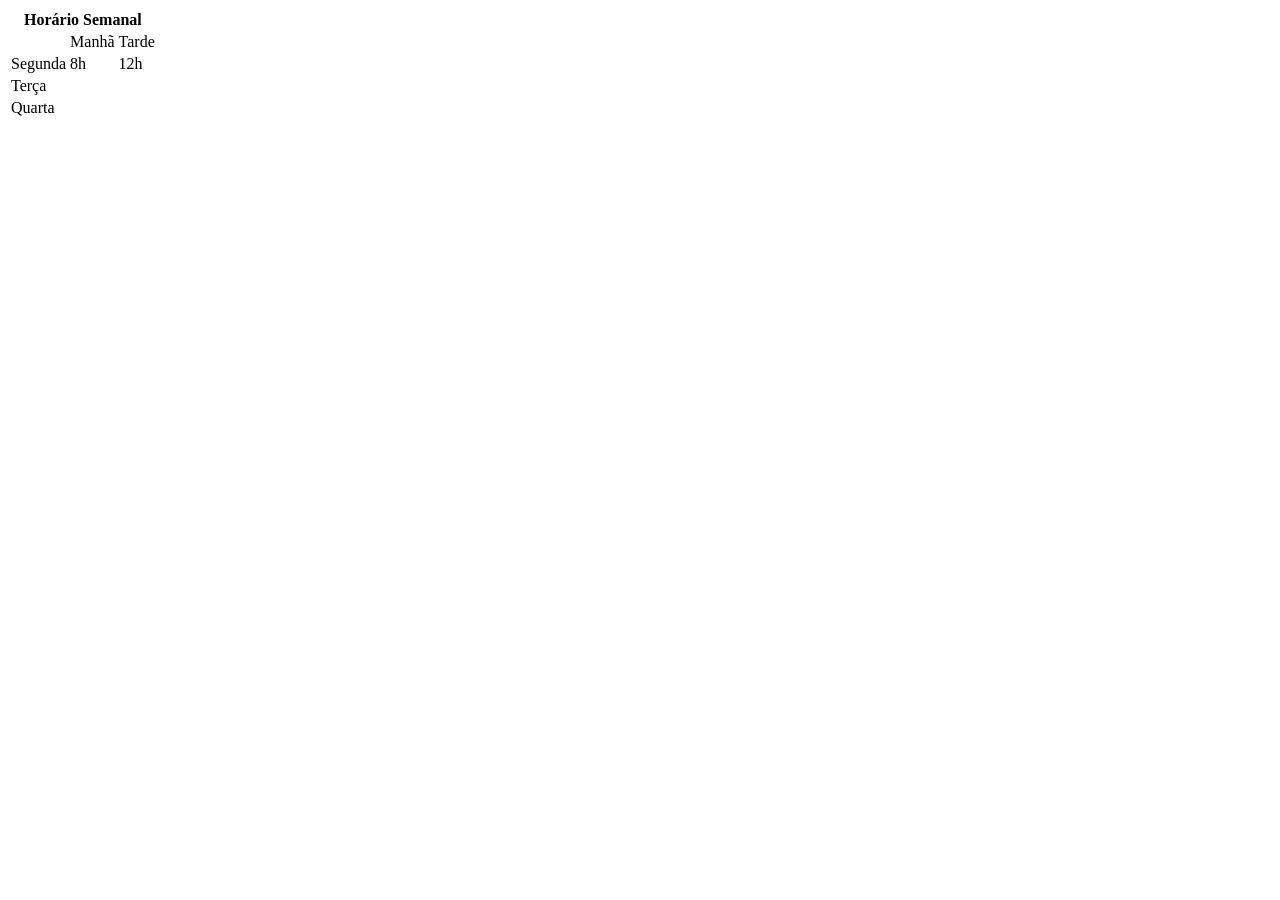
<file: atividadeHTML.htm>
<!DOCTYPE html>
<html lang="pt-BR">
<head>
    <meta charset="UTF-8">
    <meta name="viewport" content="width=device-width, initial-scale=1.0">
    <title>Document</title>
</head>
<body>
    <table>
        <thead>
            <th colspan="3">Horário Semanal</th>
            </thead>
            <tbody>
                <tr>
                <td></td>
                <td>Manhã</td>
                <td>Tarde</td>
            </tr>
            <tr>
                <td>Segunda</td>
                <td rowspan="3">8h</td>
                <td rowspan="3">12h</td>
            </tr>
            <tbody>
             <tfoot>
                <tr>
                    <td>Terça</td>
                </tr>

                <tr>
                    <td>Quarta</td>
                </tr>
             </tfoot>   
            </tbody>
        </thead>
    </table>
</file>
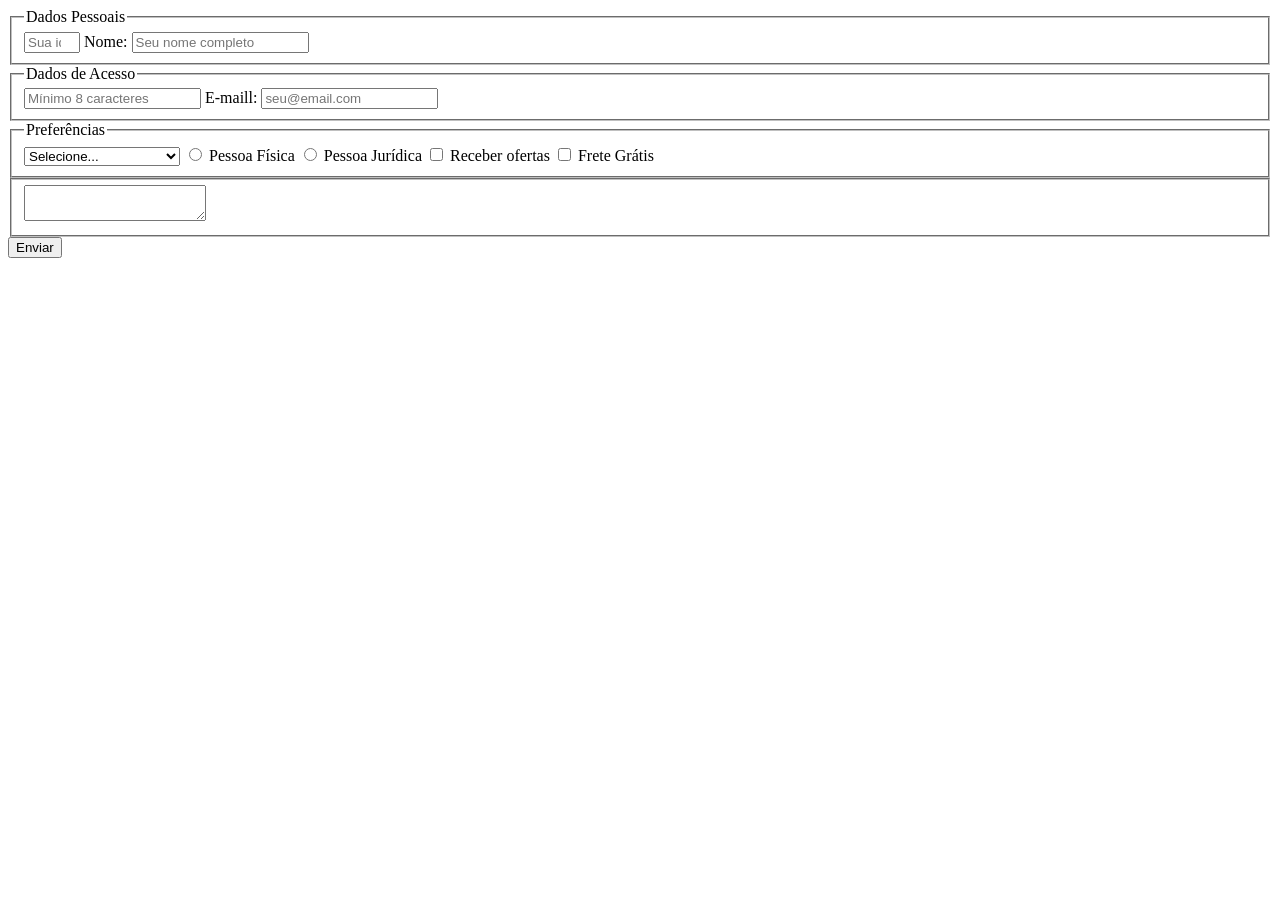
<file: FORMULÁRIO.html>
<!DOCTYPE html>
<html lang="pt-BR">
<head>
    <meta charset="UTF-8">
    <meta name="viewport" content="width=device-width, initial-scale=1.0">
    <title>Document</title>
</head>
<body>
    
</html>

<form id="form-register">
    <fieldset>
        <legend>Dados Pessoais</legend>
        <!-- nome, cpf, data nasc. -->
        <!-- Idade mínima -->
        <input type="number" id="input-age" name="age" min="18" max="120" placeholder="Sua idade">

        <!-- Nome obrigatório -->
        <label for="input-name">Nome:</label>
        <input type="text" id="input-name" name="name" required minlength="3" placeholder="Seu nome completo">

    </fieldset>
    <fieldset>

                <legend>Dados de Acesso</legend>
        <!-- email, senha -->
        <!-- Senha segura -->
        <input type="password" id="input-password" name="password" required minlength="8"
            placeholder="Mínimo 8 caracteres">
        <!-- E-mail com validação -->
        <label for="input-email">E-maill:</label>
        <input type="email" id="input-email" name="email" required placeholder="seu@email.com">
    </fieldset>
    <fieldset>
        <legend>Preferências</legend>
        <!-- interesses, newsletter -->

        <select name="category" id="input-category">
            <option value="">Selecione...</opt ion>
            <option value="Smartphone">Smartphone</option>
            <option value="Acessórios eletrônicos">Acessórios eletrônicos</option>
        </select>


        <input type="radio" name="client-type" id="radio-pf" value="pf">
        <label for="radio-pf">Pessoa Física</label>
        <input type="radio" name="client-type" id="radio-pj" value="pj">
        <label for="radio-pj">Pessoa Jurídica</label>


        <input type="checkbox" name="preferences" id="check-offers" value="offers">
        <label for="check-offers">Receber ofertas</label>
        <input type="checkbox" name="preferences" id="check-news" value="news">
        <label for="check-news">Frete Grátis</label>



    </fieldset>
    <fieldset>
        <textarea name="mensagem" id="mensagem"></textarea>
    </fieldset>


    <button>
        Enviar
    </button>

</form>
</body>

</html>
</file>
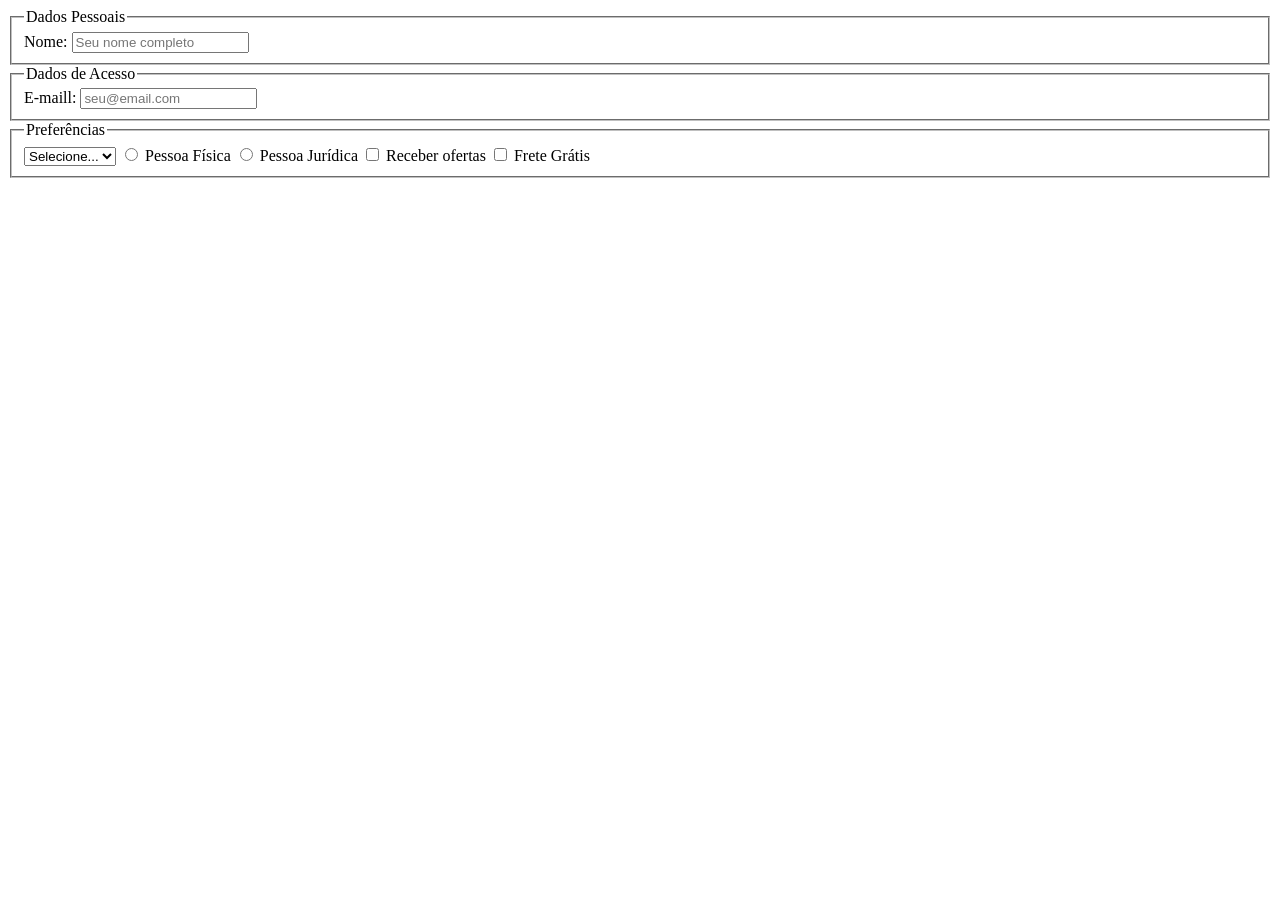
<file: index02.html>
<!DOCTYPE html>
<html lang="pt-BR">

<head>
    <meta charset="UTF-8">
    <meta name="viewport" content="width=device-width, initial-scale=1.0">
    <title>Document</title>
</head>

<body>

</body>

</html>

<form id="form-register">
    <fieldset>
        <legend>Dados Pessoais</legend>
        <!-- nome, cpf, data nasc. -->
           
    <!-- Nome obrigatório -->
     <label for="input-name">Nome:</label>
     <input type="text"
    id="input-name"
    name="name"
    required
    minlength="3"
    placeholder="Seu nome completo">

    </fieldset>
    <fieldset>

        <legend>Dados de Acesso</legend>
        <!-- email, senha -->
         <!-- E-mail com validação -->
          <label for="input-email">E-maill:</label>
<input type="email"
id="input-email"
name="email"
required
placeholder="seu@email.com">
    </fieldset>
    <fieldset>
        <legend>Preferências</legend>
        <!-- interesses, newsletter -->

        <select name="category" id="input-category">
            <option value="">Selecione...</opt ion>
            <option value="Maquiagem">Maquiagem</option>
            <option value="moda">Moda</option>
        </select>


        <input type="radio" name="client-type" id="radio-pf" value="pf">
        <label for="radio-pf">Pessoa Física</label>
        <input type="radio" name="client-type" id="radio-pj" value="pj">
        <label for="radio-pj">Pessoa Jurídica</label>


        <input type="checkbox" name="preferences" id="check-offers" value="offers">
        <label for="check-offers">Receber ofertas</label>
        <input type="checkbox" name="preferences" id="check-news" value="news">
        <label for="check-news">Frete Grátis</label>

    

    </fieldset>

    
</form>
</body>

</html>
</file>
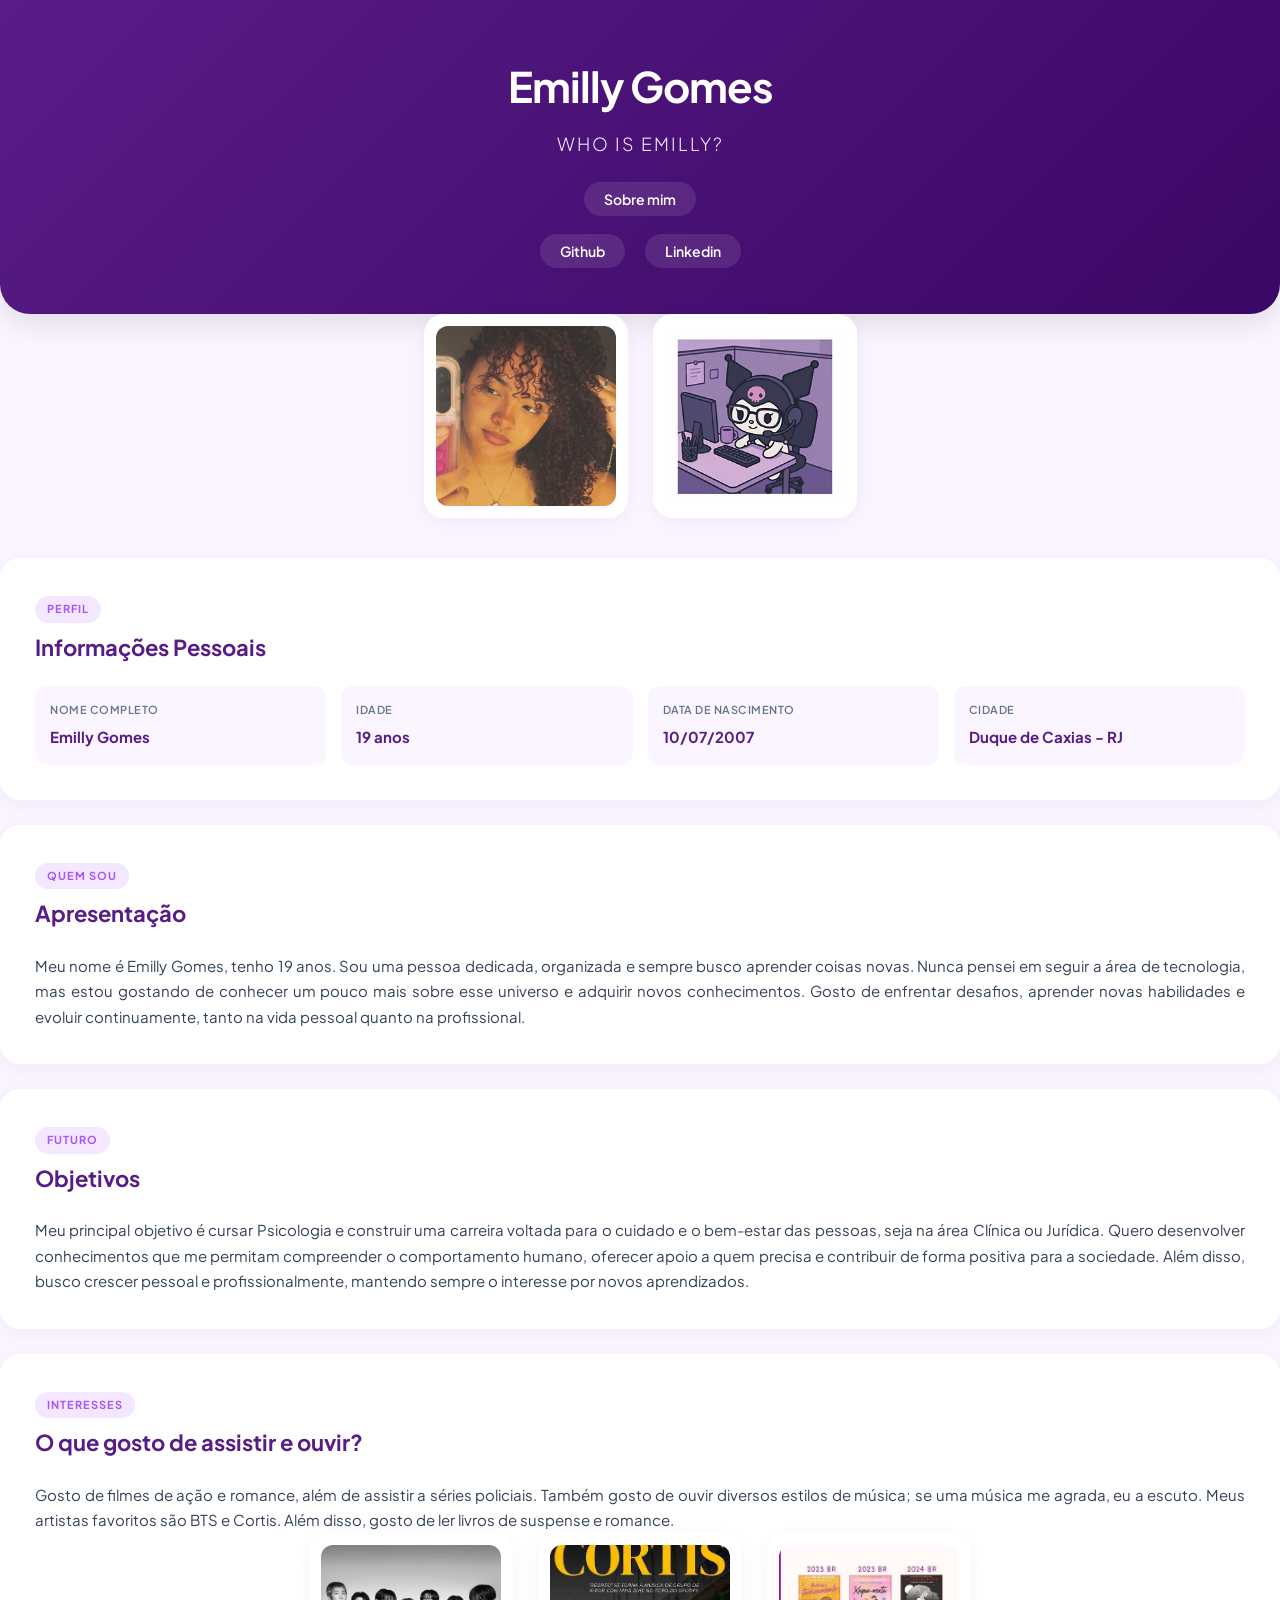
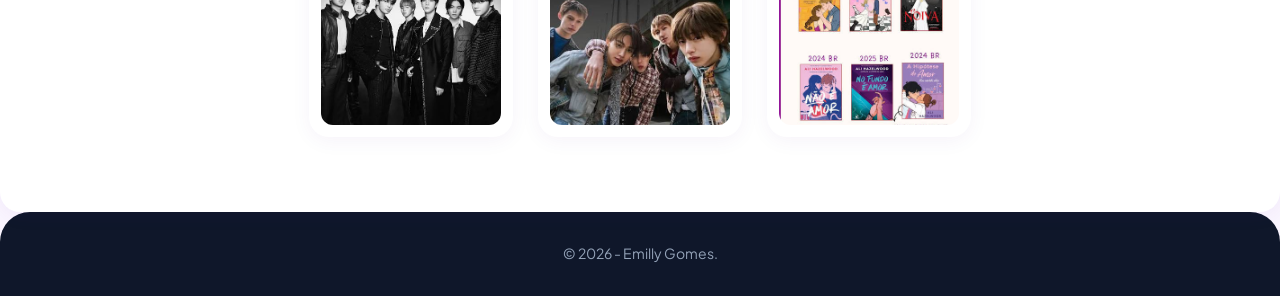
<file: Pessoal/sobremim.html>
<!DOCTYPE html>
<html lang="pt-BR">
<head>
    <meta charset="UTF-8">
    <meta name="viewport" content="width=device-width, initial-scale=1.0">
    <link rel="stylesheet" href="style02.css">
    <title>Portfólio Pessoal | Emilly Gomes</title>

    <link rel="preconnect" href="https://fonts.googleapis.com">
    <link rel="preconnect" href="https://fonts.gstatic.com" crossorigin>
    <link href="https://fonts.googleapis.com/css2?family=Plus+Jakarta+Sans:wght@300;400;500;600;700&display=swap" rel="stylesheet">
</head>

<body>

    <header class="header">
        <div class="header-container">
            <h1>Emilly Gomes</h1>
            <h2>Who is Emilly?</h2>
            <nav class="nav-menu">
                <ul>
                    <li><a href="#sobre">Sobre mim</a></li>
                </ul>
            </nav>
        </div>

        <section class="atalho">
            <nav class="nav-menu b">
            <ul>
            <li><a href="https://github.com/Emilly-ui">Github</li></a>
            <li><a href="https://www.linkedin.com/in/emilly-gomes-472aa03b7/">Linkedin</li></a>
            </ul>
        </section>
    </header>

    <main class="main-content" id="home">

    

        
        <section class="fotos-container">
            <div class="foto-card">
                <img src="/Pessoal/ff9ebfb599aea41c8d3136e7fcdc17a3_0.jpeg" alt="Foto de Emilly">
            </div>
            <div class="foto-card">
                <img src="/kuromi.avif" alt="Outra foto de Emilly">
            </div>
        </section>

        <section class="about" id="sobre">
            
            <div class="about-card">
                <div class="section-title">
                    <span class="badge">Perfil</span>
                    <h3>Informações Pessoais</h3>
                </div>
                <ul class="info-list">
                    <li>
                        <span class="info-label">Nome Completo</span>
                        <span class="info-value">Emilly Gomes</span>
                    </li>
                    <li>
                        <span class="info-label">Idade</span>
                        <span class="info-value">19 anos</span>
                    </li>
                    <li>
                        <span class="info-label">Data de Nascimento</span>
                        <span class="info-value">10/07/2007</span>
                    </li>
                    <li>
                        <span class="info-label">Cidade</span>
                        <span class="info-value">Duque de Caxias - RJ</span>
                    </li>
                </ul>
            </div>

            <div class="about-card">
                <div class="section-title">
                    <span class="badge">Quem Sou</span>
                    <h3>Apresentação</h3>
                </div>
                <p>
                    Meu nome é Emilly Gomes, tenho 19 anos. Sou uma pessoa dedicada,
                    organizada e sempre busco aprender coisas novas. Nunca pensei em
                    seguir a área de tecnologia, mas estou gostando de conhecer um pouco
                    mais sobre esse universo e adquirir novos conhecimentos. Gosto de
                    enfrentar desafios, aprender novas habilidades e evoluir
                    continuamente, tanto na vida pessoal quanto na profissional.
                </p>
            </div>

            <div class="about-card">
                <div class="section-title">
                    <span class="badge">Futuro</span>
                    <h3>Objetivos</h3>
                </div>
                <p>
                    Meu principal objetivo é cursar Psicologia e construir uma carreira
                    voltada para o cuidado e o bem-estar das pessoas, seja na área Clínica ou Jurídica.
                     Quero desenvolver conhecimentos que me permitam compreender o 
                     comportamento humano, oferecer apoio a quem precisa e contribuir
                     de forma positiva para a sociedade. Além disso, busco crescer pessoal
                      e profissionalmente, mantendo sempre o interesse por novos aprendizados.
                </p>
            </div>

            <div class="about-card">
                <div class="section-title">
                    <span class="badge">interesses</span>
                    <h3>O que gosto de assistir e ouvir?</h3>
                </div>
                <p>
                    Gosto de filmes de ação e romance, além 
                    de assistir a séries policiais. Também gosto
                    de ouvir diversos estilos de música; se uma música
                    me agrada, eu a escuto. Meus artistas favoritos são
                    BTS e Cortis. Além disso, gosto de ler livros de suspense
                    e romance.
                </p>


                <section class="fotos-container">
            <div class="foto-card">
                <a href="https://open.spotify.com/intl-pt/artist/3Nrfpe0tUJi4K4DXYWgMUX?si=13a3d9cc18304dea" target="_blank">                  
                <img src="/Pessoal/images.jpg" alt="Foto de bts">
                 </a>
            </div>
            <div class="foto-card">
                <a href="https://open.spotify.com/intl-pt/artist/1ebt9HnXdyYA6KgLXr1n4P?si=j2-UVj4tSzmdFIxGZVJvtw" target="_blank">  
                <img src="/Pessoal/images (2).jpg" alt="foto Cortis">
                </a>
            </div>
            <div class="foto-card">
                <a href="https://www.amazon.com.br/Livros-Ali-Hazelwood/s?rh=n%3A6740748011%2Cp_27%3AAli%2BHazelwood" target="_blank">  
                <img src="/Pessoal/images (3).jpg" alt="foto de livros">
                </a>
            </div>
        </section>
            
        </section>
            
    </main>

    <footer class="footer">
        <p>&copy; 2026 - Emilly Gomes.</p>
    </footer>

</body>

</html>
</file>
<file: Pessoal/style02.css>
/* RESET */
* {
    margin: 0;
    padding: 0;
    box-sizing: border-box;
}

:root {
    --primary-color: #581c87; 
    --primary-light: #f3e8ff; 
    --accent-color: #a855f7;  
    --text-main: #334155;     
    --text-muted: #64748b;    
    --bg-light: #faf5ff;
    --card-shadow: 0 4px 20px rgba(88, 28, 135, 0.05); 
    --transition-fast: all 0.3s ease;
}

body {
    font-family: 'Plus Jakarta Sans', sans-serif;
    background-color: var(--bg-light);
    color: var(--text-main);
    line-height: 1.7;
}

/* HEADER */
.header {
    background: linear-gradient(135deg, var(--primary-color), #3b0764);
    color: white;
    padding: 50px 20px;
    text-align: center;
    border-radius: 0 0 30px 30px;
    box-shadow: 0 10px 30px rgba(0, 0, 0, 0.1);
}

.header-container {
    max-width: 800px;
    margin: 0 auto;
}

.header h1 {
    font-size: 42px;
    font-weight: 700;
    letter-spacing: -1px;
    margin-bottom: 8px;
}

.header h2 {
    font-size: 18px;
    font-weight: 300;
    color: var(--primary-light);
    text-transform: uppercase;
    letter-spacing: 2px;
}

/* Menu de Navegação */
.nav-menu ul {
    display: flex;
    justify-content: center;
    list-style: none;
    margin-top: 25px;
}

.nav-menu li {
    margin: 0 10px;
}

.nav-menu a {
    color: white;
    text-decoration: none;
    font-size: 14px;
    font-weight: 600;
    padding: 8px 20px;
    border-radius: 20px;
    background-color: rgba(255, 255, 255, 0.1);
    transition: var(--transition-fast);
}

.nav-menu a:hover {
    background-color: white;
    color: var(--primary-color);
}

.nav-menu b

/* MAIN CONTENT */
.main-content {
    max-width: 800px;
    margin: -40px auto 60px auto; 
    padding: 0 20px;
}

/* Seção de Fotos */
.fotos-container {
    display: flex;
    justify-content: center;
    gap: 25px;
    margin-bottom: 40px;
}

.foto-card {
    background: white;
    padding: 12px;
    border-radius: 20px;
    box-shadow: var(--card-shadow);
    transition: var(--transition-fast);
}

.foto-card:hover {
    transform: translateY(-8px);
    box-shadow: 0 12px 30px rgba(88, 28, 135, 0.12);
}

.foto-card img {
    display: block;
    width: 180px;
    height: 180px;
    object-fit: cover;
    border-radius: 12px;
}

/* Container do Conteúdo */
.about {
    display: flex;
    flex-direction: column;
    gap: 25px;
}

.about-card {
    background-color: white;
    padding: 35px;
    border-radius: 20px;
    box-shadow: var(--card-shadow);
}

.section-title {
    margin-bottom: 20px;
}

.badge {
    display: inline-block;
    font-size: 11px;
    font-weight: 700;
    color: var(--accent-color);
    background-color: var(--primary-light);
    padding: 4px 12px;
    border-radius: 50px;
    text-transform: uppercase;
    letter-spacing: 1px;
    margin-bottom: 6px;
}

.about h3 {
    font-size: 22px;
    color: var(--primary-color);
    font-weight: 700;
}

.about p {
    font-size: 15px;
    color: var(--text-main);
    text-align: justify;
}

/* Lista de Informações Pessoais */
.info-list {
    list-style: none;
    display: grid;
    grid-template-columns: repeat(auto-fit, minmax(200px, 1fr));
    gap: 15px;
}

.info-list li {
    background-color: var(--bg-light);
    padding: 15px;
    border-radius: 12px;
    display: flex;
    flex-direction: column;
    gap: 4px;
}

.info-label {
    font-size: 11px;
    text-transform: uppercase;
    color: var(--text-muted);
    font-weight: 600;
    letter-spacing: 0.5px;
}

.info-value {
    font-size: 15px;
    font-weight: 700;
    color: var(--primary-color);
}

/* FOOTER */
.footer {
    background-color: #0f172a; /* Azul quase preto, super chique */
    color: #94a3b8;
    text-align: center;
    padding: 30px 20px;
    font-size: 14px;
    border-radius: 30px 30px 0 0;
}

/* RESPONSIVIDADE */
@media (max-width: 600px) {
    .header {
        padding: 40px 15px;
    }

    .header h1 {
        font-size: 32px;
    }

    .fotos-container {
        flex-direction: column;
        align-items: center;
        gap: 15px;
    }

    .foto-card img {
        width: 100%;
        max-width: 260px;
        height: 260px;
    }

    .about-card {
        padding: 25px;
    }

    .info-list {
        grid-template-columns: 1fr;
    }
}

.interesses img {
   width: 250px;
   border-radius: 12px;
   cursor: pointer;
   transition: transform 0.3s;
}

.iinteresses img hover {
    transform: scale(1.05)

}
</file>
